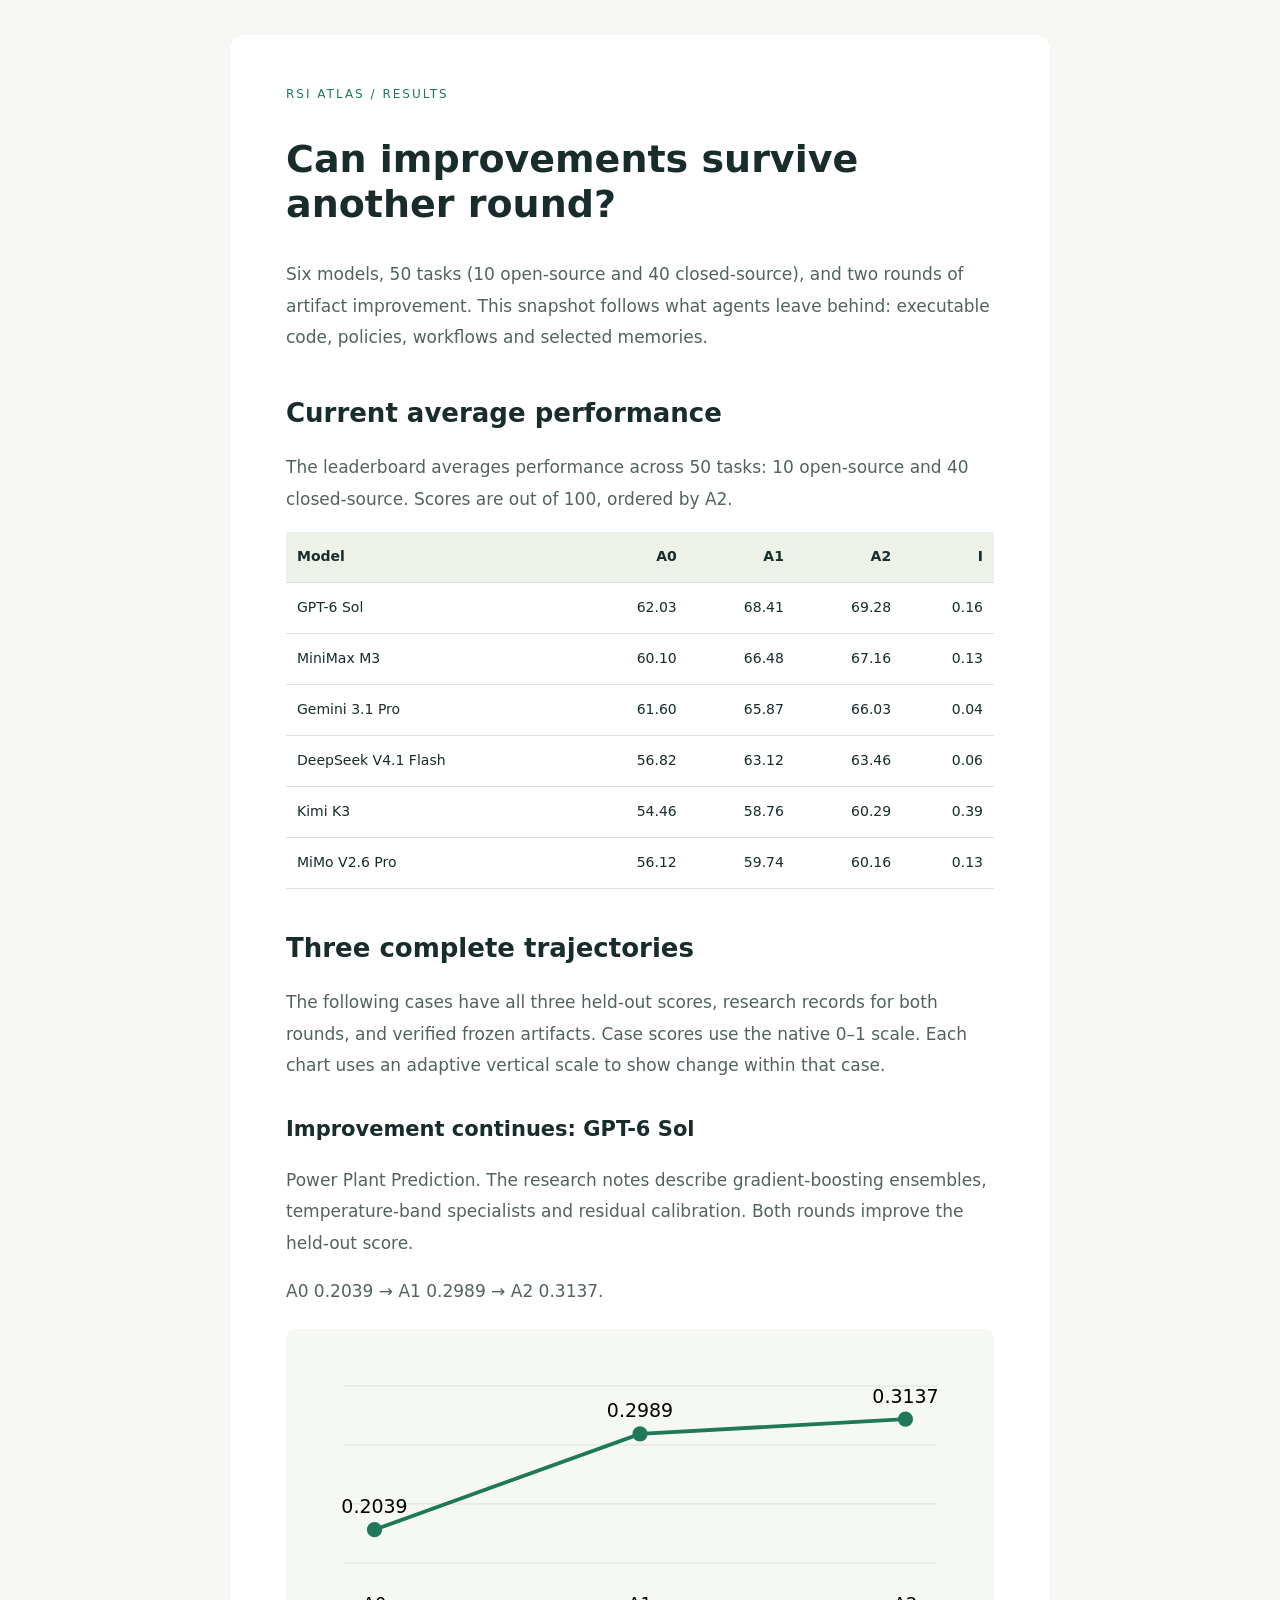
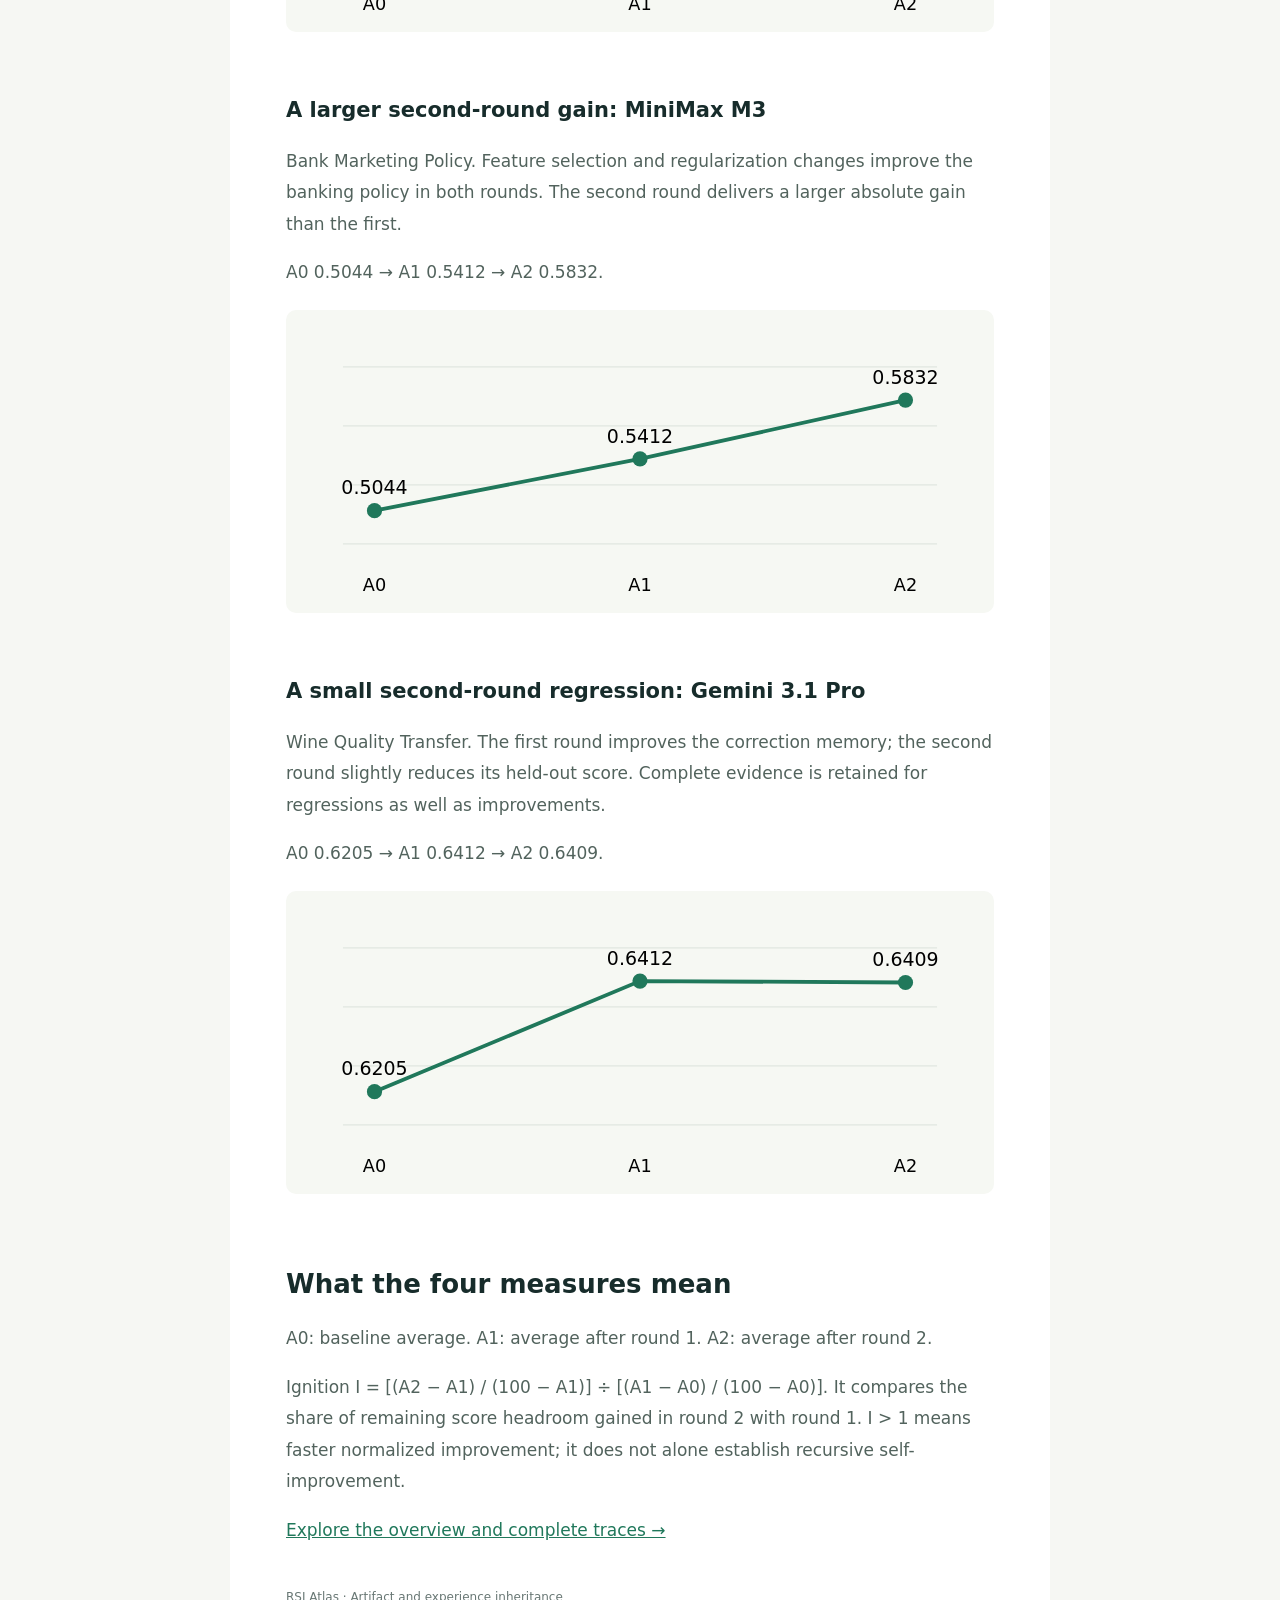
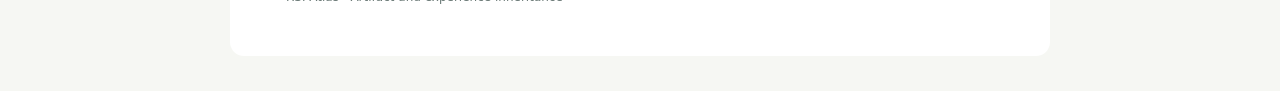
<file: report/REPORT.html>
<!doctype html><html lang="en"><head><meta charset="utf-8"><meta name="viewport" content="width=device-width,initial-scale=1"><title>RSI Atlas — Results article</title><style>*{box-sizing:border-box}body{margin:0;background:#f6f7f3;color:#172c2b;font:17px/1.85 system-ui,sans-serif}article{max-width:820px;margin:35px auto;background:white;padding:48px 56px;border-radius:14px}h1{font-size:38px;line-height:1.2}h2{font-size:26px;line-height:1.35;margin-top:42px}h3{font-size:21px;line-height:1.45;margin-top:32px}p{color:#52635d}.eyebrow{color:#20785b;font-size:12px;letter-spacing:2px}table{border-collapse:collapse;width:100%;font-size:14px;white-space:nowrap}th,td{padding:12px 11px;border-bottom:1px solid #dce3dc;text-align:right}th{background:#edf2e9}th:first-child,td:first-child{text-align:left}.table-scroll{overflow:auto}svg{width:100%;height:auto;background:#f6f8f3;border-radius:10px;margin:4px 0 20px}a{color:#20785b}footer{font-size:12px;margin-top:40px;color:#687774}@media(max-width:600px){article{padding:28px 22px;margin:0;border-radius:0}h1{font-size:30px}body{font-size:16px}}</style></head><body><article><div class="eyebrow">RSI ATLAS / RESULTS</div><h1>Can improvements survive another round?</h1><p>Six models, 50 tasks (10 open-source and 40 closed-source), and two rounds of artifact improvement. This snapshot follows what agents leave behind: executable code, policies, workflows and selected memories.</p><h2>Current average performance</h2><p>The leaderboard averages performance across 50 tasks: 10 open-source and 40 closed-source. Scores are out of 100, ordered by A2.</p><div class="table-scroll"><table><thead><tr><th>Model</th><th>A0</th><th>A1</th><th>A2</th><th>I</th></tr></thead><tbody><tr><td>GPT-6 Sol</td><td>62.03</td><td>68.41</td><td>69.28</td><td>0.16</td></tr><tr><td>MiniMax M3</td><td>60.10</td><td>66.48</td><td>67.16</td><td>0.13</td></tr><tr><td>Gemini 3.1 Pro</td><td>61.60</td><td>65.87</td><td>66.03</td><td>0.04</td></tr><tr><td>DeepSeek V4.1 Flash</td><td>56.82</td><td>63.12</td><td>63.46</td><td>0.06</td></tr><tr><td>Kimi K3</td><td>54.46</td><td>58.76</td><td>60.29</td><td>0.39</td></tr><tr><td>MiMo V2.6 Pro</td><td>56.12</td><td>59.74</td><td>60.16</td><td>0.13</td></tr></tbody></table></div><h2>Three complete trajectories</h2><p>The following cases have all three held-out scores, research records for both rounds, and verified frozen artifacts. Case scores use the native 0–1 scale. Each chart uses an adaptive vertical scale to show change within that case.</p><h3>Improvement continues: GPT-6 Sol</h3><p>Power Plant Prediction. The research notes describe gradient-boosting ensembles, temperature-band specialists and residual calibration. Both rounds improve the held-out score.</p><p>A0 0.2039 → A1 0.2989 → A2 0.3137.</p><svg viewBox="0 0 560 240" role="img" aria-label="Held-out scores at baseline, round one and round two"><line x1="45" x2="515" y1="45.0" y2="45.0" stroke="#e1e7e0"/><line x1="45" x2="515" y1="91.66666666666666" y2="91.66666666666666" stroke="#e1e7e0"/><line x1="45" x2="515" y1="138.33333333333331" y2="138.33333333333331" stroke="#e1e7e0"/><line x1="45" x2="515" y1="185.0" y2="185.0" stroke="#e1e7e0"/><polyline points="70,158.75 280,83.00023188640144 490,71.25" fill="none" stroke="#20785b" stroke-width="3"/><circle cx="70" cy="158.75" r="6" fill="#20785b"/><text x="70" y="145.75" text-anchor="middle" font-size="15">0.2039</text><text x="70" y="222" text-anchor="middle" font-size="14">A0</text><circle cx="280" cy="83.00023188640144" r="6" fill="#20785b"/><text x="280" y="70.00023188640144" text-anchor="middle" font-size="15">0.2989</text><text x="280" y="222" text-anchor="middle" font-size="14">A1</text><circle cx="490" cy="71.25" r="6" fill="#20785b"/><text x="490" y="58.25" text-anchor="middle" font-size="15">0.3137</text><text x="490" y="222" text-anchor="middle" font-size="14">A2</text></svg><h3>A larger second-round gain: MiniMax M3</h3><p>Bank Marketing Policy. Feature selection and regularization changes improve the banking policy in both rounds. The second round delivers a larger absolute gain than the first.</p><p>A0 0.5044 → A1 0.5412 → A2 0.5832.</p><svg viewBox="0 0 560 240" role="img" aria-label="Held-out scores at baseline, round one and round two"><line x1="45" x2="515" y1="45.0" y2="45.0" stroke="#e1e7e0"/><line x1="45" x2="515" y1="91.66666666666666" y2="91.66666666666666" stroke="#e1e7e0"/><line x1="45" x2="515" y1="138.33333333333331" y2="138.33333333333331" stroke="#e1e7e0"/><line x1="45" x2="515" y1="185.0" y2="185.0" stroke="#e1e7e0"/><polyline points="70,158.75000000000003 280,117.82230753033188 490,71.25000000000004" fill="none" stroke="#20785b" stroke-width="3"/><circle cx="70" cy="158.75000000000003" r="6" fill="#20785b"/><text x="70" y="145.75000000000003" text-anchor="middle" font-size="15">0.5044</text><text x="70" y="222" text-anchor="middle" font-size="14">A0</text><circle cx="280" cy="117.82230753033188" r="6" fill="#20785b"/><text x="280" y="104.82230753033188" text-anchor="middle" font-size="15">0.5412</text><text x="280" y="222" text-anchor="middle" font-size="14">A1</text><circle cx="490" cy="71.25000000000004" r="6" fill="#20785b"/><text x="490" y="58.25000000000004" text-anchor="middle" font-size="15">0.5832</text><text x="490" y="222" text-anchor="middle" font-size="14">A2</text></svg><h3>A small second-round regression: Gemini 3.1 Pro</h3><p>Wine Quality Transfer. The first round improves the correction memory; the second round slightly reduces its held-out score. Complete evidence is retained for regressions as well as improvements.</p><p>A0 0.6205 → A1 0.6412 → A2 0.6409.</p><svg viewBox="0 0 560 240" role="img" aria-label="Held-out scores at baseline, round one and round two"><line x1="45" x2="515" y1="45.0" y2="45.0" stroke="#e1e7e0"/><line x1="45" x2="515" y1="91.66666666666666" y2="91.66666666666666" stroke="#e1e7e0"/><line x1="45" x2="515" y1="138.33333333333331" y2="138.33333333333331" stroke="#e1e7e0"/><line x1="45" x2="515" y1="185.0" y2="185.0" stroke="#e1e7e0"/><polyline points="70,158.7499999999999 280,71.25000000000013 490,72.36798719502374" fill="none" stroke="#20785b" stroke-width="3"/><circle cx="70" cy="158.7499999999999" r="6" fill="#20785b"/><text x="70" y="145.7499999999999" text-anchor="middle" font-size="15">0.6205</text><text x="70" y="222" text-anchor="middle" font-size="14">A0</text><circle cx="280" cy="71.25000000000013" r="6" fill="#20785b"/><text x="280" y="58.25000000000013" text-anchor="middle" font-size="15">0.6412</text><text x="280" y="222" text-anchor="middle" font-size="14">A1</text><circle cx="490" cy="72.36798719502374" r="6" fill="#20785b"/><text x="490" y="59.367987195023744" text-anchor="middle" font-size="15">0.6409</text><text x="490" y="222" text-anchor="middle" font-size="14">A2</text></svg><h2>What the four measures mean</h2><p>A0: baseline average. A1: average after round 1. A2: average after round 2.</p><p>Ignition I = [(A2 − A1) / (100 − A1)] ÷ [(A1 − A0) / (100 − A0)]. It compares the share of remaining score headroom gained in round 2 with round 1. I &gt; 1 means faster normalized improvement; it does not alone establish recursive self-improvement.</p><p><a href="../index.html#overview">Explore the overview and complete traces →</a></p><footer>RSI Atlas · Artifact and experience inheritance</footer></article></body></html>
</file>
